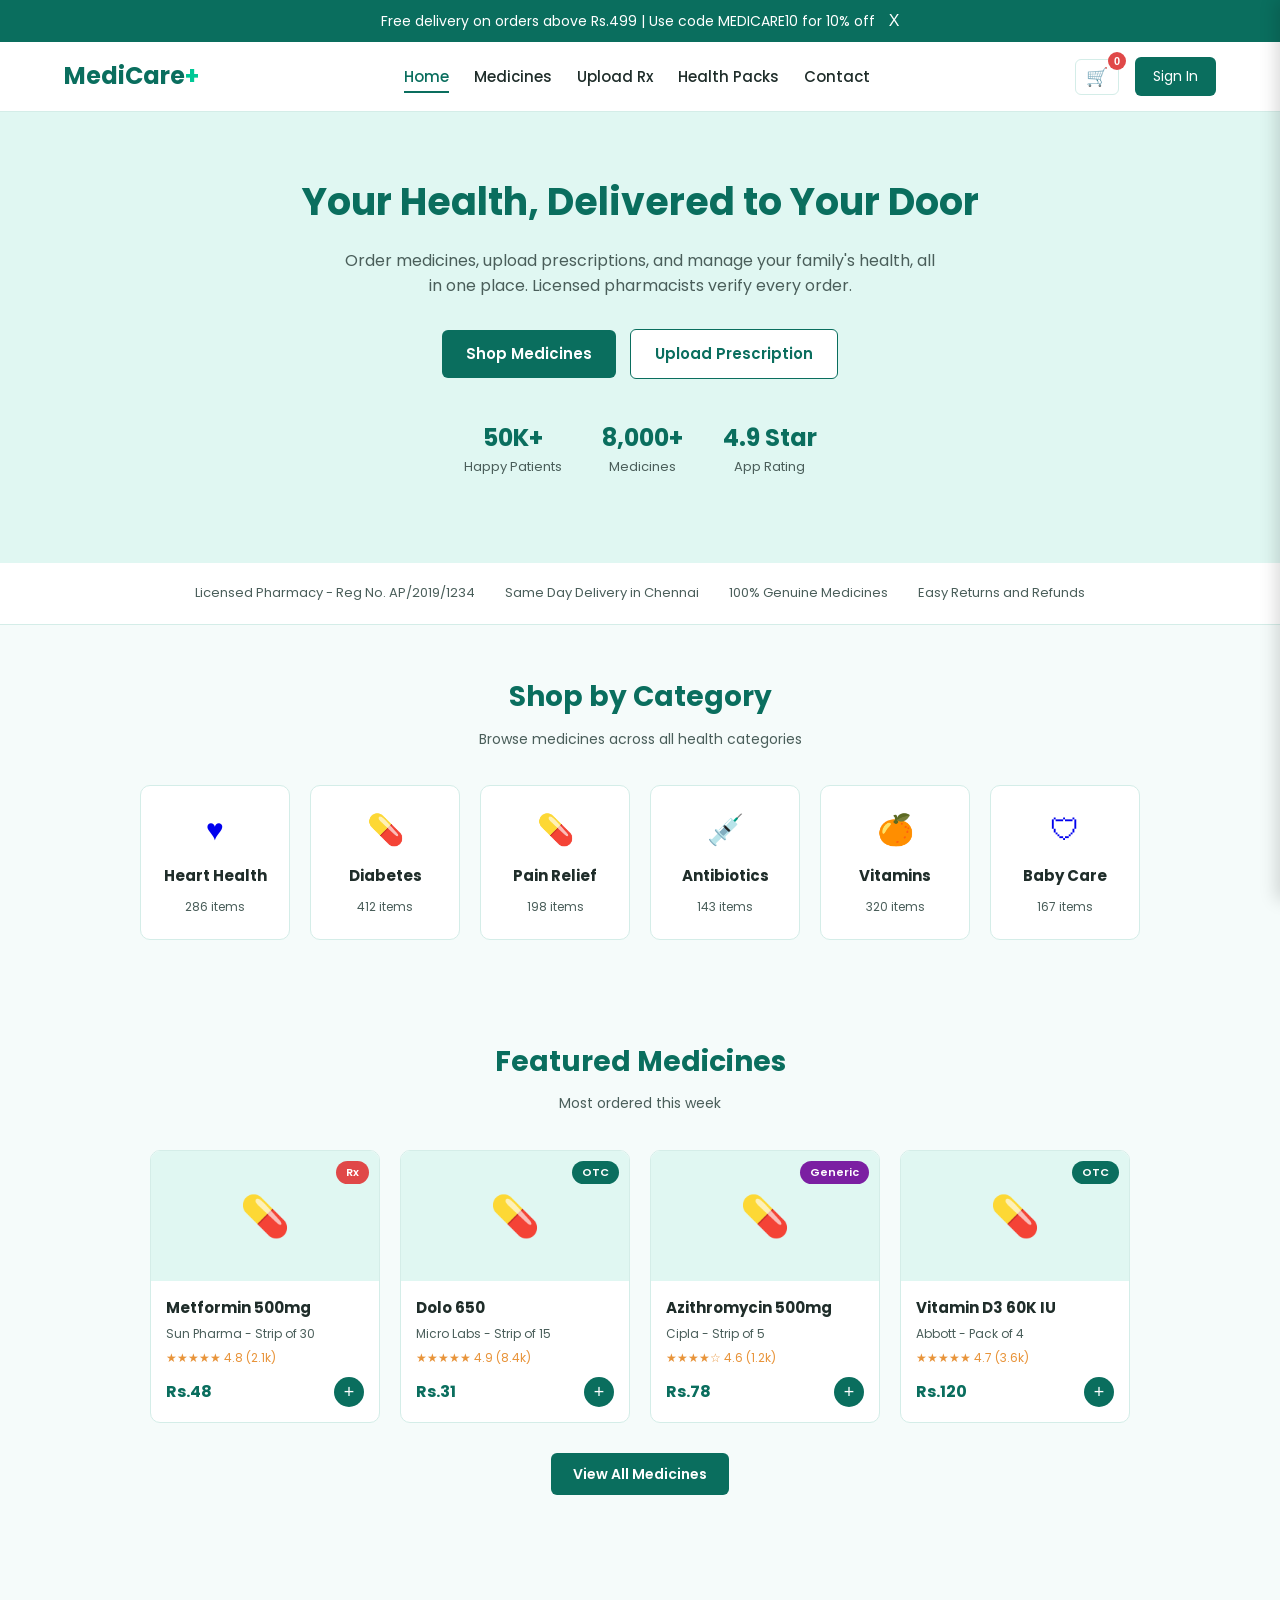
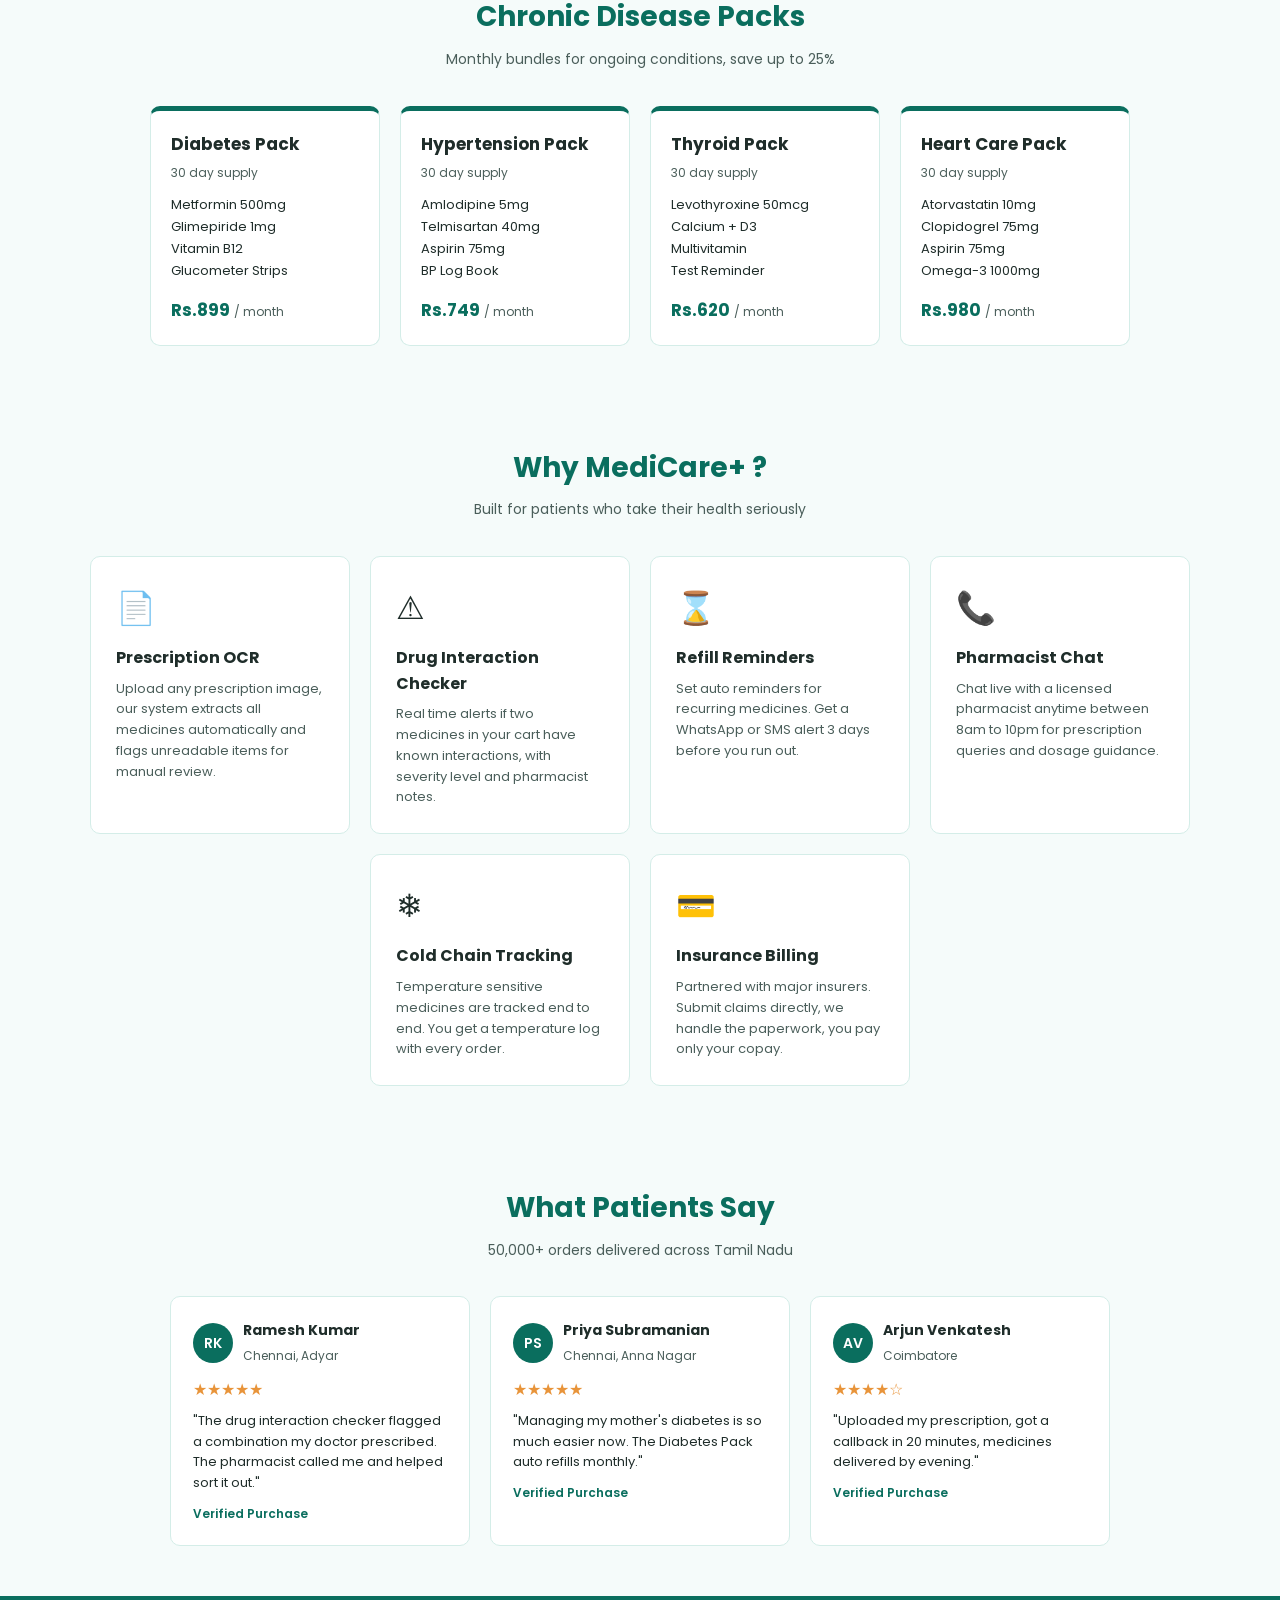
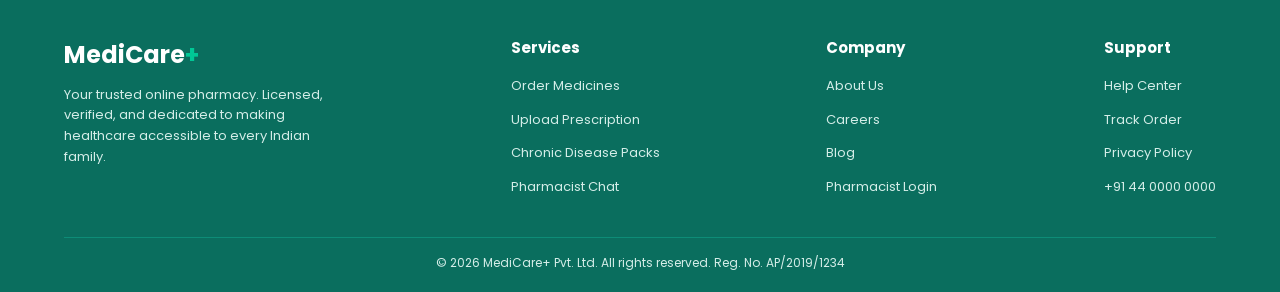
<file: index.html>
<!DOCTYPE html>
<html lang="en">
<head>
<meta charset="UTF-8">
<meta name="viewport" content="width=device-width, initial-scale=1.0">
<title>MediCare+ | Online Pharmacy</title>

<link href="https://fonts.googleapis.com/css2?family=Poppins:wght@400;500;600;700&display=swap" rel="stylesheet">
<link rel="stylesheet" href="css/style.css">
</head>
<body>

  <!-- ============ TOP BANNER ============ -->
  <div class="top-banner">
    Free delivery on orders above Rs.499 | Use code MEDICARE10 for 10% off
    <button onclick="document.querySelector('.top-banner').style.display='none'">X</button>
  </div>

  <!-- ============ NAVBAR ============ -->
  <nav class="navbar">
    <div class="logo">MediCare<span>+</span></div>

    <ul class="nav-links">
      <li><a href="home.html" class="active">Home</a></li>
      <li><a href="medicines.html">Medicines</a></li>
      <li><a href="Uploadrx.html">Upload Rx</a></li>
      <li><a href="#packs">Health Packs</a></li>
      <li><a href="#contact">Contact</a></li>
    </ul>

    <div class="nav-right">
      <button class="cart-btn" id="cartToggle" aria-label="Open cart">
        &#128722;<span class="cart-count" id="cartCount">0</span>
      </button>
      <a href="#">Sign In</a>
      <button class="nav-toggle" id="navToggle" aria-label="Open menu">&#9776;</button>
    </div>
  </nav>

  <!-- ============ HERO ============ -->
  <div class="hero">
    <h1>Your Health, Delivered to Your Door</h1>
    <p>Order medicines, upload prescriptions, and manage your family's health, all in one place. Licensed pharmacists verify every order.</p>
    <div class="hero-buttons">
      <a href="medicines.html" class="btn-primary">Shop Medicines</a>
      <a href="Uploadrx.html" class="btn-secondary">Upload Prescription</a>
    </div>
    <div class="hero-stats">
      <div>
        <h3>50K+</h3>
        <p>Happy Patients</p>
      </div>
      <div>
        <h3>8,000+</h3>
        <p>Medicines</p>
      </div>
      <div>
        <h3>4.9 Star</h3>
        <p>App Rating</p>
      </div>
    </div>
  </div>

  <!-- ============ TRUST BAR ============ -->
  <div class="trust-bar">
    <p>Licensed Pharmacy - Reg No. AP/2019/1234</p>
    <p>Same Day Delivery in Chennai</p>
    <p>100% Genuine Medicines</p>
    <p>Easy Returns and Refunds</p>
  </div>

  <!-- ============ SHOP BY CATEGORY ============ -->
  <div class="section">
    <div class="section-title">
      <h2>Shop by Category</h2>
      <p>Browse medicines across all health categories</p>
    </div>
    <div class="category-row">
      <a href="medicines.html" class="category-card">
        <div class="category-icon">&#9829;</div>
        <h4>Heart Health</h4>
        <span>286 items</span>
      </a>
      <a href="medicines.html" class="category-card">
        <div class="category-icon">&#128138;</div>
        <h4>Diabetes</h4>
        <span>412 items</span>
      </a>
      <a href="medicines.html" class="category-card">
        <div class="category-icon">&#128138;</div>
        <h4>Pain Relief</h4>
        <span>198 items</span>
      </a>
      <a href="medicines.html" class="category-card">
        <div class="category-icon">&#128137;</div>
        <h4>Antibiotics</h4>
        <span>143 items</span>
      </a>
      <a href="medicines.html" class="category-card">
        <div class="category-icon">&#127818;</div>
        <h4>Vitamins</h4>
        <span>320 items</span>
      </a>
      <a href="medicines.html" class="category-card">
        <div class="category-icon">&#128737;</div>
        <h4>Baby Care</h4>
        <span>167 items</span>
      </a>
    </div>
  </div>

  <!-- ============ FEATURED MEDICINES (preview only, full catalog is on medicines.html) ============ -->
  <div class="section">
    <div class="section-title">
      <h2>Featured Medicines</h2>
      <p>Most ordered this week</p>
    </div>
    <div class="product-row">

      <div class="product-card" data-name="Metformin 500mg" data-category="prescription diabetic">
        <div class="product-img">
          &#128138;
          <span class="product-badge badge-rx">Rx</span>
        </div>
        <div class="product-info">
          <h4>Metformin 500mg</h4>
          <div class="mfr">Sun Pharma - Strip of 30</div>
          <div class="rating">&#9733;&#9733;&#9733;&#9733;&#9733; 4.8 (2.1k)</div>
          <div class="product-footer">
            <div class="product-price">Rs.48</div>
            <button class="add-btn" data-name="Metformin 500mg" data-price="48">+</button>
          </div>
        </div>
      </div>

      <div class="product-card" data-name="Dolo 650" data-category="otc">
        <div class="product-img">
          &#128138;
          <span class="product-badge badge-otc">OTC</span>
        </div>
        <div class="product-info">
          <h4>Dolo 650</h4>
          <div class="mfr">Micro Labs - Strip of 15</div>
          <div class="rating">&#9733;&#9733;&#9733;&#9733;&#9733; 4.9 (8.4k)</div>
          <div class="product-footer">
            <div class="product-price">Rs.31</div>
            <button class="add-btn" data-name="Dolo 650" data-price="31">+</button>
          </div>
        </div>
      </div>

      <div class="product-card" data-name="Azithromycin 500mg" data-category="generic prescription">
        <div class="product-img">
          &#128138;
          <span class="product-badge badge-generic">Generic</span>
        </div>
        <div class="product-info">
          <h4>Azithromycin 500mg</h4>
          <div class="mfr">Cipla - Strip of 5</div>
          <div class="rating">&#9733;&#9733;&#9733;&#9733;&#9734; 4.6 (1.2k)</div>
          <div class="product-footer">
            <div class="product-price">Rs.78</div>
            <button class="add-btn" data-name="Azithromycin 500mg" data-price="78">+</button>
          </div>
        </div>
      </div>

      <div class="product-card" data-name="Vitamin D3 60K IU" data-category="otc vitamins">
        <div class="product-img">
          &#128138;
          <span class="product-badge badge-otc">OTC</span>
        </div>
        <div class="product-info">
          <h4>Vitamin D3 60K IU</h4>
          <div class="mfr">Abbott - Pack of 4</div>
          <div class="rating">&#9733;&#9733;&#9733;&#9733;&#9733; 4.7 (3.6k)</div>
          <div class="product-footer">
            <div class="product-price">Rs.120</div>
            <button class="add-btn" data-name="Vitamin D3 60K IU" data-price="120">+</button>
          </div>
        </div>
      </div>

    </div>
    <div class="view-all-wrap">
      <a href="medicines.html">View All Medicines</a>
    </div>
  </div>

  <!-- ============ CHRONIC DISEASE PACKS ============ -->
  <div class="section" id="packs">
    <div class="section-title">
      <h2>Chronic Disease Packs</h2>
      <p>Monthly bundles for ongoing conditions, save up to 25%</p>
    </div>
    <div class="pack-row">
      <div class="pack-card">
        <h3>Diabetes Pack</h3>
        <p>30 day supply</p>
        <div class="pack-items">
          Metformin 500mg<br>
          Glimepiride 1mg<br>
          Vitamin B12<br>
          Glucometer Strips
        </div>
        <div class="pack-price">Rs.899 <span>/ month</span></div>
      </div>

      <div class="pack-card">
        <h3>Hypertension Pack</h3>
        <p>30 day supply</p>
        <div class="pack-items">
          Amlodipine 5mg<br>
          Telmisartan 40mg<br>
          Aspirin 75mg<br>
          BP Log Book
        </div>
        <div class="pack-price">Rs.749 <span>/ month</span></div>
      </div>

      <div class="pack-card">
        <h3>Thyroid Pack</h3>
        <p>30 day supply</p>
        <div class="pack-items">
          Levothyroxine 50mcg<br>
          Calcium + D3<br>
          Multivitamin<br>
          Test Reminder
        </div>
        <div class="pack-price">Rs.620 <span>/ month</span></div>
      </div>

      <div class="pack-card">
        <h3>Heart Care Pack</h3>
        <p>30 day supply</p>
        <div class="pack-items">
          Atorvastatin 10mg<br>
          Clopidogrel 75mg<br>
          Aspirin 75mg<br>
          Omega-3 1000mg
        </div>
        <div class="pack-price">Rs.980 <span>/ month</span></div>
      </div>
    </div>
  </div>

  <!-- ============ FEATURES ============ -->
  <div class="section" id="features">
    <div class="section-title">
      <h2>Why MediCare+ ?</h2>
      <p>Built for patients who take their health seriously</p>
    </div>
    <div class="feature-row">
      <div class="feature-card">
        <div class="feature-icon">&#128196;</div>
        <h3>Prescription OCR</h3>
        <p>Upload any prescription image, our system extracts all medicines automatically and flags unreadable items for manual review.</p>
      </div>
      <div class="feature-card">
        <div class="feature-icon">&#9888;</div>
        <h3>Drug Interaction Checker</h3>
        <p>Real time alerts if two medicines in your cart have known interactions, with severity level and pharmacist notes.</p>
      </div>
      <div class="feature-card">
        <div class="feature-icon">&#8987;</div>
        <h3>Refill Reminders</h3>
        <p>Set auto reminders for recurring medicines. Get a WhatsApp or SMS alert 3 days before you run out.</p>
      </div>
      <div class="feature-card">
        <div class="feature-icon">&#128222;</div>
        <h3>Pharmacist Chat</h3>
        <p>Chat live with a licensed pharmacist anytime between 8am to 10pm for prescription queries and dosage guidance.</p>
      </div>
      <div class="feature-card">
        <div class="feature-icon">&#10052;</div>
        <h3>Cold Chain Tracking</h3>
        <p>Temperature sensitive medicines are tracked end to end. You get a temperature log with every order.</p>
      </div>
      <div class="feature-card">
        <div class="feature-icon">&#128179;</div>
        <h3>Insurance Billing</h3>
        <p>Partnered with major insurers. Submit claims directly, we handle the paperwork, you pay only your copay.</p>
      </div>
    </div>
  </div>

  <!-- ============ TESTIMONIALS ============ -->
  <div class="section">
    <div class="section-title">
      <h2>What Patients Say</h2>
      <p>50,000+ orders delivered across Tamil Nadu</p>
    </div>
    <div class="testimonial-row">
      <div class="testimonial-card">
        <div class="testi-header">
          <div class="avatar">RK</div>
          <div>
            <h4>Ramesh Kumar</h4>
            <span>Chennai, Adyar</span>
          </div>
        </div>
        <div class="testi-stars">&#9733;&#9733;&#9733;&#9733;&#9733;</div>
        <p class="testi-text">"The drug interaction checker flagged a combination my doctor prescribed. The pharmacist called me and helped sort it out."</p>
        <div class="verified">Verified Purchase</div>
      </div>

      <div class="testimonial-card">
        <div class="testi-header">
          <div class="avatar">PS</div>
          <div>
            <h4>Priya Subramanian</h4>
            <span>Chennai, Anna Nagar</span>
          </div>
        </div>
        <div class="testi-stars">&#9733;&#9733;&#9733;&#9733;&#9733;</div>
        <p class="testi-text">"Managing my mother's diabetes is so much easier now. The Diabetes Pack auto refills monthly."</p>
        <div class="verified">Verified Purchase</div>
      </div>

      <div class="testimonial-card">
        <div class="testi-header">
          <div class="avatar">AV</div>
          <div>
            <h4>Arjun Venkatesh</h4>
            <span>Coimbatore</span>
          </div>
        </div>
        <div class="testi-stars">&#9733;&#9733;&#9733;&#9733;&#9734;</div>
        <p class="testi-text">"Uploaded my prescription, got a callback in 20 minutes, medicines delivered by evening."</p>
        <div class="verified">Verified Purchase</div>
      </div>
    </div>
  </div>

  <!-- ============ FOOTER ============ -->
  <footer id="contact">
    <div class="footer-row">
      <div class="footer-col footer-brand">
        <div class="logo" style="color:#ffffff;">MediCare<span style="color:#00c896;">+</span></div>
        <p>Your trusted online pharmacy. Licensed, verified, and dedicated to making healthcare accessible to every Indian family.</p>
      </div>
      <div class="footer-col">
        <h4>Services</h4>
        <ul>
          <li><a href="medicines.html">Order Medicines</a></li>
          <li><a href="Uploadrx.html">Upload Prescription</a></li>
          <li><a href="home.html#packs">Chronic Disease Packs</a></li>
          <li><a href="home.html#features">Pharmacist Chat</a></li>
        </ul>
      </div>
      <div class="footer-col">
        <h4>Company</h4>
        <ul>
          <li><a href="#">About Us</a></li>
          <li><a href="#">Careers</a></li>
          <li><a href="#">Blog</a></li>
          <li><a href="#">Pharmacist Login</a></li>
        </ul>
      </div>
      <div class="footer-col">
        <h4>Support</h4>
        <ul>
          <li><a href="#">Help Center</a></li>
          <li><a href="#">Track Order</a></li>
          <li><a href="#">Privacy Policy</a></li>
          <li><a href="tel:+914400000000">+91 44 0000 0000</a></li>
        </ul>
      </div>
    </div>
    <div class="footer-bottom">
      <p>&copy; 2026 MediCare+ Pvt. Ltd. All rights reserved. Reg. No. AP/2019/1234</p>
    </div>
  </footer>

  <!-- ============ CART DRAWER (shared on every page) ============ -->
  <div class="cart-overlay" id="cartOverlay"></div>
  <aside class="cart-drawer" id="cartDrawer">
    <div class="cart-drawer-header">
      <h3>Your Cart</h3>
      <button class="cart-close" id="cartClose">&times;</button>
    </div>
    <div class="cart-items" id="cartItems"></div>
    <div class="cart-footer">
      <div class="cart-total">
        <span>Total</span>
        <span id="cartTotal">Rs.0</span>
      </div>
      <button class="checkout-btn" id="checkoutBtn">Proceed to Checkout</button>
    </div>
  </aside>

  <div class="toast" id="toast"></div>

  <script src="js/script.js"></script>
</body>
</html>
</file>
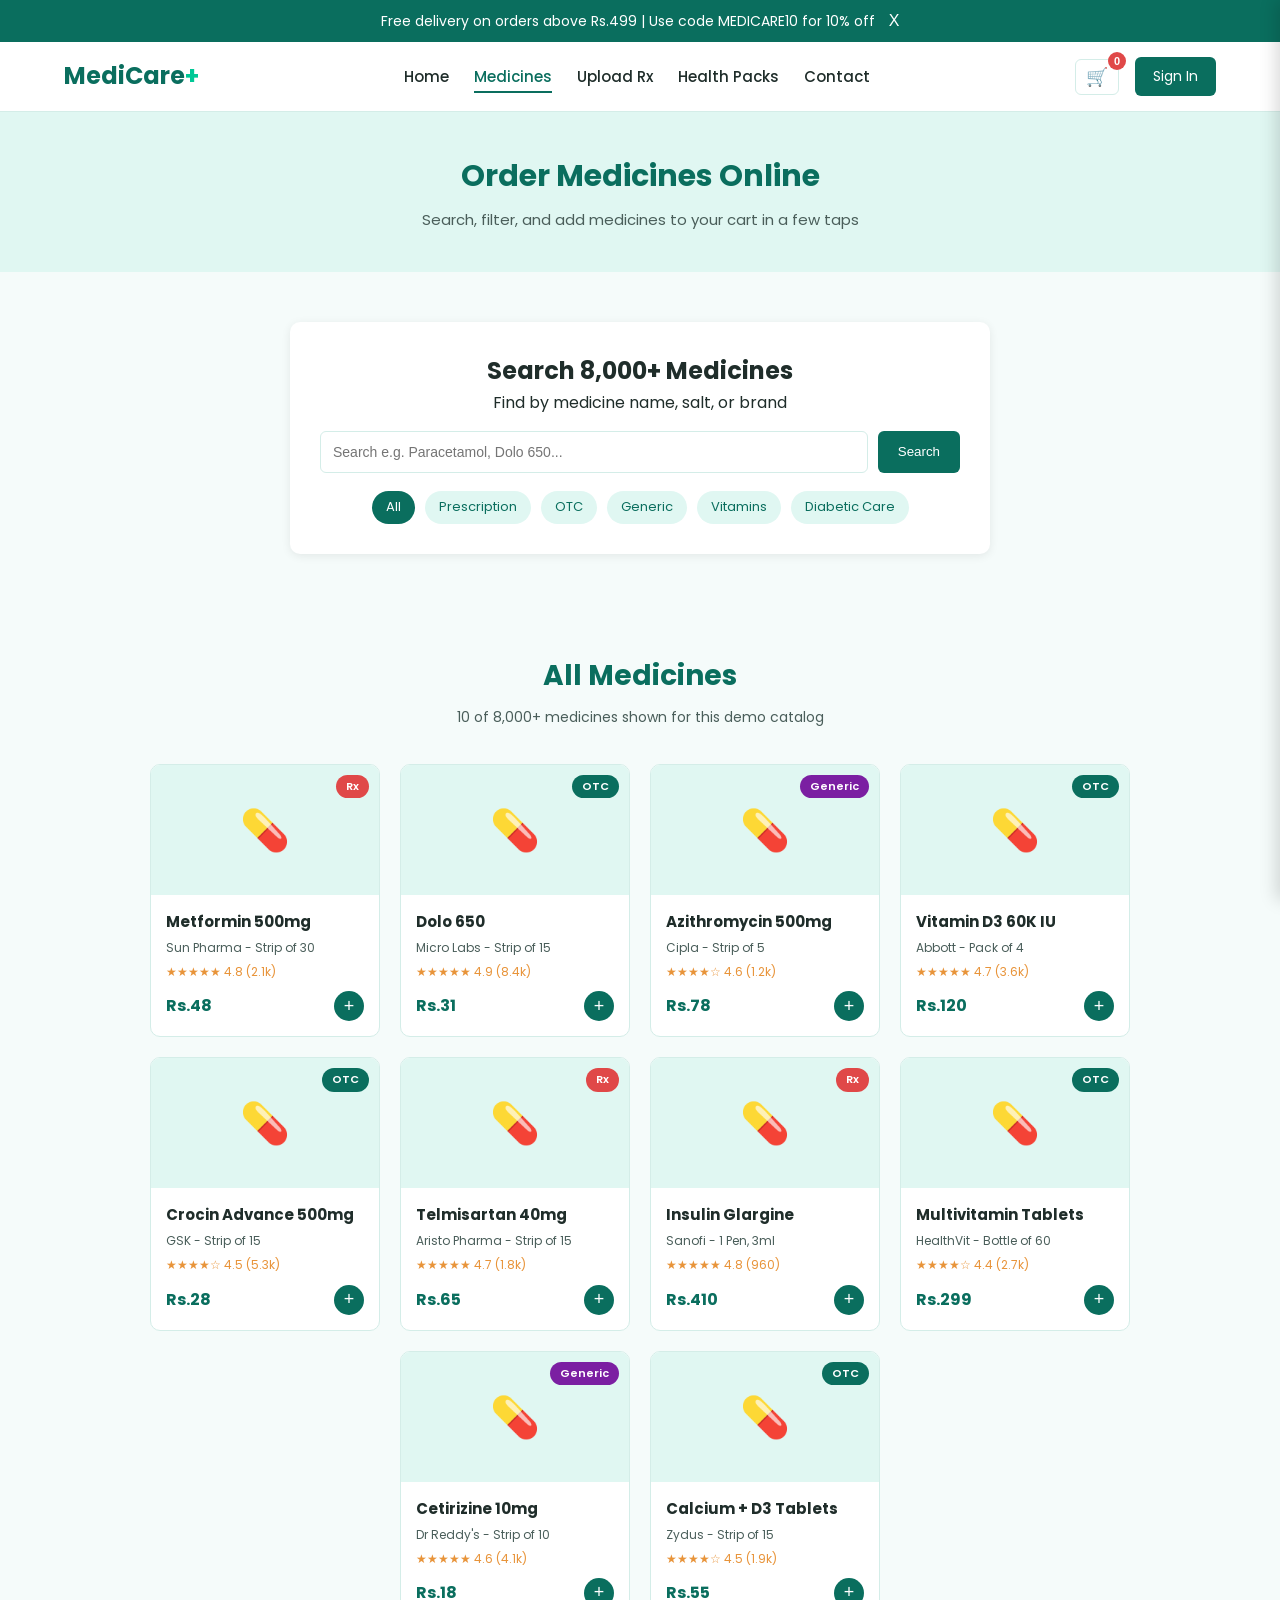
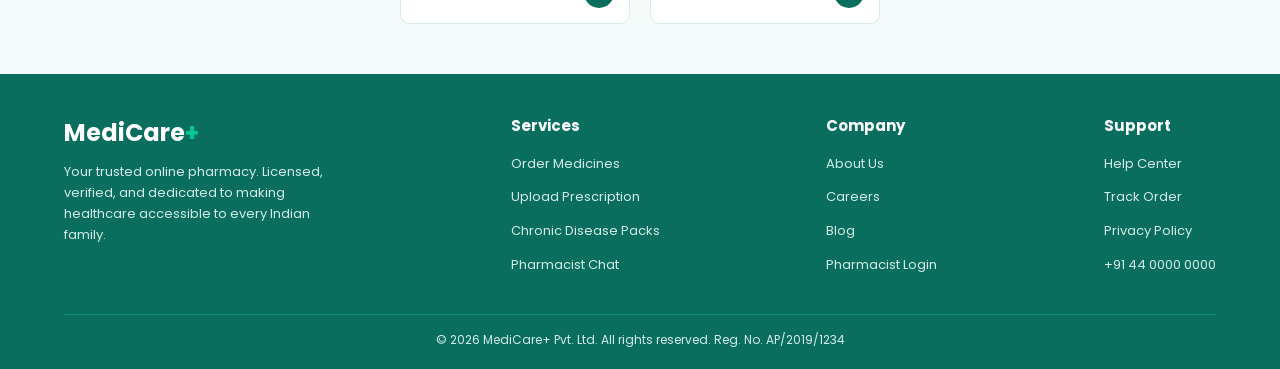
<file: medicines.html>
<!DOCTYPE html>
<html lang="en">
<head>
<meta charset="UTF-8">
<meta name="viewport" content="width=device-width, initial-scale=1.0">
<title>Medicines | MediCare+</title>

<link href="https://fonts.googleapis.com/css2?family=Poppins:wght@400;500;600;700&display=swap" rel="stylesheet">
<link rel="stylesheet" href="css/style.css">
</head>
<body>

  <!-- ============ TOP BANNER ============ -->
  <div class="top-banner">
    Free delivery on orders above Rs.499 | Use code MEDICARE10 for 10% off
    <button onclick="document.querySelector('.top-banner').style.display='none'">X</button>
  </div>

  <!-- ============ NAVBAR ============ -->
  <nav class="navbar">
    <div class="logo">MediCare<span>+</span></div>

    <ul class="nav-links">
      <li><a href="home.html">Home</a></li>
      <li><a href="medicines.html" class="active">Medicines</a></li>
      <li><a href="Uploadrx.html">Upload Rx</a></li>
      <li><a href="home.html#packs">Health Packs</a></li>
      <li><a href="home.html#contact">Contact</a></li>
    </ul>

    <div class="nav-right">
      <button class="cart-btn" id="cartToggle" aria-label="Open cart">
        &#128722;<span class="cart-count" id="cartCount">0</span>
      </button>
      <a href="#">Sign In</a>
      <button class="nav-toggle" id="navToggle" aria-label="Open menu">&#9776;</button>
    </div>
  </nav>

  <!-- ============ PAGE HEADER ============ -->
  <div class="page-header">
    <h1>Order Medicines Online</h1>
    <p>Search, filter, and add medicines to your cart in a few taps</p>
  </div>

  <!-- ============ SEARCH + FILTERS ============ -->
  <div class="section">
    <div class="search-box">
      <h2>Search 8,000+ Medicines</h2>
      <p>Find by medicine name, salt, or brand</p>
      <div class="search-row">
        <input type="text" id="searchInput" placeholder="Search e.g. Paracetamol, Dolo 650...">
        <button id="searchBtn">Search</button>
      </div>
      <div class="filter-tags">
        <div class="tag active" data-category="all">All</div>
        <div class="tag" data-category="prescription">Prescription</div>
        <div class="tag" data-category="otc">OTC</div>
        <div class="tag" data-category="generic">Generic</div>
        <div class="tag" data-category="vitamins">Vitamins</div>
        <div class="tag" data-category="diabetic">Diabetic Care</div>
      </div>
    </div>
  </div>

  <!-- ============ FULL MEDICINE CATALOG ============ -->
  <div class="section">
    <div class="section-title">
      <h2>All Medicines</h2>
      <p>10 of 8,000+ medicines shown for this demo catalog</p>
    </div>

    <div class="product-row">

      <div class="product-card" data-name="Metformin 500mg" data-category="prescription diabetic">
        <div class="product-img">
          &#128138;
          <span class="product-badge badge-rx">Rx</span>
        </div>
        <div class="product-info">
          <h4>Metformin 500mg</h4>
          <div class="mfr">Sun Pharma - Strip of 30</div>
          <div class="rating">&#9733;&#9733;&#9733;&#9733;&#9733; 4.8 (2.1k)</div>
          <div class="product-footer">
            <div class="product-price">Rs.48</div>
            <button class="add-btn" data-name="Metformin 500mg" data-price="48">+</button>
          </div>
        </div>
      </div>

      <div class="product-card" data-name="Dolo 650" data-category="otc">
        <div class="product-img">
          &#128138;
          <span class="product-badge badge-otc">OTC</span>
        </div>
        <div class="product-info">
          <h4>Dolo 650</h4>
          <div class="mfr">Micro Labs - Strip of 15</div>
          <div class="rating">&#9733;&#9733;&#9733;&#9733;&#9733; 4.9 (8.4k)</div>
          <div class="product-footer">
            <div class="product-price">Rs.31</div>
            <button class="add-btn" data-name="Dolo 650" data-price="31">+</button>
          </div>
        </div>
      </div>

      <div class="product-card" data-name="Azithromycin 500mg" data-category="generic prescription">
        <div class="product-img">
          &#128138;
          <span class="product-badge badge-generic">Generic</span>
        </div>
        <div class="product-info">
          <h4>Azithromycin 500mg</h4>
          <div class="mfr">Cipla - Strip of 5</div>
          <div class="rating">&#9733;&#9733;&#9733;&#9733;&#9734; 4.6 (1.2k)</div>
          <div class="product-footer">
            <div class="product-price">Rs.78</div>
            <button class="add-btn" data-name="Azithromycin 500mg" data-price="78">+</button>
          </div>
        </div>
      </div>

      <div class="product-card" data-name="Vitamin D3 60K IU" data-category="otc vitamins">
        <div class="product-img">
          &#128138;
          <span class="product-badge badge-otc">OTC</span>
        </div>
        <div class="product-info">
          <h4>Vitamin D3 60K IU</h4>
          <div class="mfr">Abbott - Pack of 4</div>
          <div class="rating">&#9733;&#9733;&#9733;&#9733;&#9733; 4.7 (3.6k)</div>
          <div class="product-footer">
            <div class="product-price">Rs.120</div>
            <button class="add-btn" data-name="Vitamin D3 60K IU" data-price="120">+</button>
          </div>
        </div>
      </div>

      <div class="product-card" data-name="Crocin Advance 500mg" data-category="otc">
        <div class="product-img">
          &#128138;
          <span class="product-badge badge-otc">OTC</span>
        </div>
        <div class="product-info">
          <h4>Crocin Advance 500mg</h4>
          <div class="mfr">GSK - Strip of 15</div>
          <div class="rating">&#9733;&#9733;&#9733;&#9733;&#9734; 4.5 (5.3k)</div>
          <div class="product-footer">
            <div class="product-price">Rs.28</div>
            <button class="add-btn" data-name="Crocin Advance 500mg" data-price="28">+</button>
          </div>
        </div>
      </div>

      <div class="product-card" data-name="Telmisartan 40mg" data-category="prescription">
        <div class="product-img">
          &#128138;
          <span class="product-badge badge-rx">Rx</span>
        </div>
        <div class="product-info">
          <h4>Telmisartan 40mg</h4>
          <div class="mfr">Aristo Pharma - Strip of 15</div>
          <div class="rating">&#9733;&#9733;&#9733;&#9733;&#9733; 4.7 (1.8k)</div>
          <div class="product-footer">
            <div class="product-price">Rs.65</div>
            <button class="add-btn" data-name="Telmisartan 40mg" data-price="65">+</button>
          </div>
        </div>
      </div>

      <div class="product-card" data-name="Insulin Glargine" data-category="prescription diabetic">
        <div class="product-img">
          &#128138;
          <span class="product-badge badge-rx">Rx</span>
        </div>
        <div class="product-info">
          <h4>Insulin Glargine</h4>
          <div class="mfr">Sanofi - 1 Pen, 3ml</div>
          <div class="rating">&#9733;&#9733;&#9733;&#9733;&#9733; 4.8 (960)</div>
          <div class="product-footer">
            <div class="product-price">Rs.410</div>
            <button class="add-btn" data-name="Insulin Glargine" data-price="410">+</button>
          </div>
        </div>
      </div>

      <div class="product-card" data-name="Multivitamin Tablets" data-category="otc vitamins">
        <div class="product-img">
          &#128138;
          <span class="product-badge badge-otc">OTC</span>
        </div>
        <div class="product-info">
          <h4>Multivitamin Tablets</h4>
          <div class="mfr">HealthVit - Bottle of 60</div>
          <div class="rating">&#9733;&#9733;&#9733;&#9733;&#9734; 4.4 (2.7k)</div>
          <div class="product-footer">
            <div class="product-price">Rs.299</div>
            <button class="add-btn" data-name="Multivitamin Tablets" data-price="299">+</button>
          </div>
        </div>
      </div>

      <div class="product-card" data-name="Cetirizine 10mg" data-category="generic otc">
        <div class="product-img">
          &#128138;
          <span class="product-badge badge-generic">Generic</span>
        </div>
        <div class="product-info">
          <h4>Cetirizine 10mg</h4>
          <div class="mfr">Dr Reddy's - Strip of 10</div>
          <div class="rating">&#9733;&#9733;&#9733;&#9733;&#9733; 4.6 (4.1k)</div>
          <div class="product-footer">
            <div class="product-price">Rs.18</div>
            <button class="add-btn" data-name="Cetirizine 10mg" data-price="18">+</button>
          </div>
        </div>
      </div>

      <div class="product-card" data-name="Calcium + D3 Tablets" data-category="otc vitamins">
        <div class="product-img">
          &#128138;
          <span class="product-badge badge-otc">OTC</span>
        </div>
        <div class="product-info">
          <h4>Calcium + D3 Tablets</h4>
          <div class="mfr">Zydus - Strip of 15</div>
          <div class="rating">&#9733;&#9733;&#9733;&#9733;&#9734; 4.5 (1.9k)</div>
          <div class="product-footer">
            <div class="product-price">Rs.55</div>
            <button class="add-btn" data-name="Calcium + D3 Tablets" data-price="55">+</button>
          </div>
        </div>
      </div>

    </div>

    <p class="no-results" id="noResults">No medicines match your search. Try a different name or filter.</p>
  </div>

  <!-- ============ FOOTER ============ -->
  <footer id="contact">
    <div class="footer-row">
      <div class="footer-col footer-brand">
        <div class="logo" style="color:#ffffff;">MediCare<span style="color:#00c896;">+</span></div>
        <p>Your trusted online pharmacy. Licensed, verified, and dedicated to making healthcare accessible to every Indian family.</p>
      </div>
      <div class="footer-col">
        <h4>Services</h4>
        <ul>
          <li><a href="medicines.html">Order Medicines</a></li>
          <li><a href="Uploadrx.html">Upload Prescription</a></li>
          <li><a href="home.html#packs">Chronic Disease Packs</a></li>
          <li><a href="home.html#features">Pharmacist Chat</a></li>
        </ul>
      </div>
      <div class="footer-col">
        <h4>Company</h4>
        <ul>
          <li><a href="#">About Us</a></li>
          <li><a href="#">Careers</a></li>
          <li><a href="#">Blog</a></li>
          <li><a href="#">Pharmacist Login</a></li>
        </ul>
      </div>
      <div class="footer-col">
        <h4>Support</h4>
        <ul>
          <li><a href="#">Help Center</a></li>
          <li><a href="#">Track Order</a></li>
          <li><a href="#">Privacy Policy</a></li>
          <li><a href="tel:+914400000000">+91 44 0000 0000</a></li>
        </ul>
      </div>
    </div>
    <div class="footer-bottom">
      <p>&copy; 2026 MediCare+ Pvt. Ltd. All rights reserved. Reg. No. AP/2019/1234</p>
    </div>
  </footer>

  <!-- ============ CART DRAWER (shared on every page) ============ -->
  <div class="cart-overlay" id="cartOverlay"></div>
  <aside class="cart-drawer" id="cartDrawer">
    <div class="cart-drawer-header">
      <h3>Your Cart</h3>
      <button class="cart-close" id="cartClose">&times;</button>
    </div>
    <div class="cart-items" id="cartItems"></div>
    <div class="cart-footer">
      <div class="cart-total">
        <span>Total</span>
        <span id="cartTotal">Rs.0</span>
      </div>
      <button class="checkout-btn" id="checkoutBtn">Proceed to Checkout</button>
    </div>
  </aside>

  <div class="toast" id="toast"></div>

  <script src="js/script.js"></script>
</body>
</html>
</file>
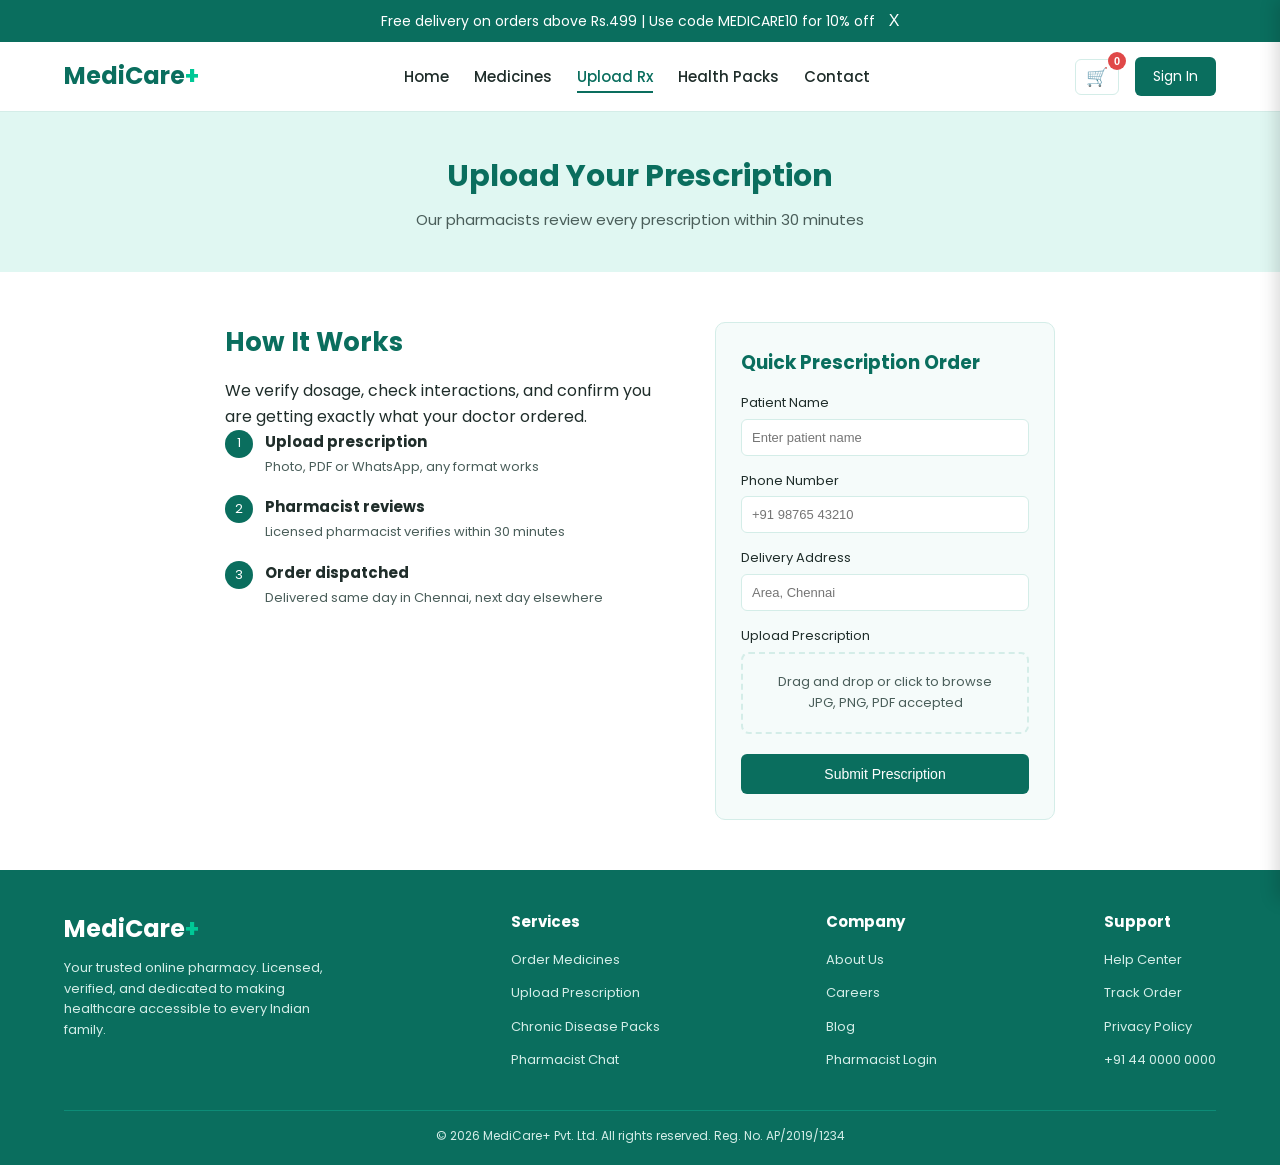
<file: Uploadrx.html>
<!DOCTYPE html>
<html lang="en">
<head>
<meta charset="UTF-8">
<meta name="viewport" content="width=device-width, initial-scale=1.0">
<title>Upload Prescription | MediCare+</title>

<link href="https://fonts.googleapis.com/css2?family=Poppins:wght@400;500;600;700&display=swap" rel="stylesheet">
<link rel="stylesheet" href="css/style.css">
</head>
<body>

  <!-- ============ TOP BANNER ============ -->
  <div class="top-banner">
    Free delivery on orders above Rs.499 | Use code MEDICARE10 for 10% off
    <button onclick="document.querySelector('.top-banner').style.display='none'">X</button>
  </div>

  <!-- ============ NAVBAR ============ -->
  <nav class="navbar">
    <div class="logo">MediCare<span>+</span></div>

    <ul class="nav-links">
      <li><a href="home.html">Home</a></li>
      <li><a href="medicines.html">Medicines</a></li>
      <li><a href="Uploadrx.html" class="active">Upload Rx</a></li>
      <li><a href="home.html#packs">Health Packs</a></li>
      <li><a href="home.html#contact">Contact</a></li>
    </ul>

    <div class="nav-right">
      <button class="cart-btn" id="cartToggle" aria-label="Open cart">
        &#128722;<span class="cart-count" id="cartCount">0</span>
      </button>
      <a href="#">Sign In</a>
      <button class="nav-toggle" id="navToggle" aria-label="Open menu">&#9776;</button>
    </div>
  </nav>

  <!-- ============ PAGE HEADER ============ -->
  <div class="page-header">
    <h1>Upload Your Prescription</h1>
    <p>Our pharmacists review every prescription within 30 minutes</p>
  </div>

  <!-- ============ PRESCRIPTION UPLOAD SECTION ============ -->
  <div class="rx-section" id="prescription">
    <div class="rx-text">
      <h2>How It Works</h2>
      <p>We verify dosage, check interactions, and confirm you are getting exactly what your doctor ordered.</p>

      <div class="rx-step">
        <div class="step-num">1</div>
        <div>
          <h4>Upload prescription</h4>
          <p>Photo, PDF or WhatsApp, any format works</p>
        </div>
      </div>

      <div class="rx-step">
        <div class="step-num">2</div>
        <div>
          <h4>Pharmacist reviews</h4>
          <p>Licensed pharmacist verifies within 30 minutes</p>
        </div>
      </div>

      <div class="rx-step">
        <div class="step-num">3</div>
        <div>
          <h4>Order dispatched</h4>
          <p>Delivered same day in Chennai, next day elsewhere</p>
        </div>
      </div>
    </div>

    <div class="rx-form">
      <h3>Quick Prescription Order</h3>

      <!-- The form below is front-end only: there is no server in this
           student project, so "Submit" simply validates the fields and
           shows an on-page confirmation card. -->
      <form id="rxForm" novalidate>
        <div class="form-group">
          <label for="rxName">Patient Name</label>
          <input type="text" id="rxName" placeholder="Enter patient name">
          <span class="field-error" id="rxNameError">Please enter the patient's name.</span>
        </div>

        <div class="form-group">
          <label for="rxPhone">Phone Number</label>
          <input type="tel" id="rxPhone" placeholder="+91 98765 43210">
          <span class="field-error" id="rxPhoneError">Please enter a contact number.</span>
        </div>

        <div class="form-group">
          <label for="rxAddress">Delivery Address</label>
          <input type="text" id="rxAddress" placeholder="Area, Chennai">
          <span class="field-error" id="rxAddressError">Please enter a delivery address.</span>
        </div>

        <div class="form-group">
          <label for="rxFile">Upload Prescription</label>
          <div class="upload-box" id="uploadBox">
            Drag and drop or click to browse<br>JPG, PNG, PDF accepted
          </div>
          <input type="file" id="rxFile" accept=".jpg,.jpeg,.png,.pdf" style="display:none;">
          <span class="field-error" id="rxFileError">Please attach your prescription file.</span>
        </div>

        <button type="submit" class="submit-btn">Submit Prescription</button>
      </form>

      <!-- Confirmation shown after a successful submit -->
      <div class="rx-success" id="rxSuccess">
        <div class="success-icon">&#9989;</div>
        <h3>Prescription Received</h3>
        <p>Order ID: <span class="order-id" id="orderId"></span></p>
        <p>A licensed pharmacist will call you within 30 minutes to confirm your order.</p>
      </div>
    </div>
  </div>

  <!-- ============ FOOTER ============ -->
  <footer id="contact">
    <div class="footer-row">
      <div class="footer-col footer-brand">
        <div class="logo" style="color:#ffffff;">MediCare<span style="color:#00c896;">+</span></div>
        <p>Your trusted online pharmacy. Licensed, verified, and dedicated to making healthcare accessible to every Indian family.</p>
      </div>
      <div class="footer-col">
        <h4>Services</h4>
        <ul>
          <li><a href="medicines.html">Order Medicines</a></li>
          <li><a href="Uploadrx.html">Upload Prescription</a></li>
          <li><a href="home.html#packs">Chronic Disease Packs</a></li>
          <li><a href="home.html#features">Pharmacist Chat</a></li>
        </ul>
      </div>
      <div class="footer-col">
        <h4>Company</h4>
        <ul>
          <li><a href="#">About Us</a></li>
          <li><a href="#">Careers</a></li>
          <li><a href="#">Blog</a></li>
          <li><a href="#">Pharmacist Login</a></li>
        </ul>
      </div>
      <div class="footer-col">
        <h4>Support</h4>
        <ul>
          <li><a href="#">Help Center</a></li>
          <li><a href="#">Track Order</a></li>
          <li><a href="#">Privacy Policy</a></li>
          <li><a href="tel:+914400000000">+91 44 0000 0000</a></li>
        </ul>
      </div>
    </div>
    <div class="footer-bottom">
      <p>&copy; 2026 MediCare+ Pvt. Ltd. All rights reserved. Reg. No. AP/2019/1234</p>
    </div>
  </footer>

  <!-- ============ CART DRAWER (shared on every page) ============ -->
  <div class="cart-overlay" id="cartOverlay"></div>
  <aside class="cart-drawer" id="cartDrawer">
    <div class="cart-drawer-header">
      <h3>Your Cart</h3>
      <button class="cart-close" id="cartClose">&times;</button>
    </div>
    <div class="cart-items" id="cartItems"></div>
    <div class="cart-footer">
      <div class="cart-total">
        <span>Total</span>
        <span id="cartTotal">Rs.0</span>
      </div>
      <button class="checkout-btn" id="checkoutBtn">Proceed to Checkout</button>
    </div>
  </aside>

  <div class="toast" id="toast"></div>

  <script src="js/script.js"></script>
</body>
</html>
</file>
<file: css/style.css>
* {
  margin: 0;
  padding: 0;
  box-sizing: border-box;
}

:root {
  --color-primary: #0a6e5e;
  --color-primary-light: #00c896;
  --color-bg: #f5fbfa;
  --color-bg-light: #e0f7f2;
  --color-text: #1f2d2a;
  --color-text-muted: #4a5e5a;
  --color-border: #d4ede8;
  --color-white: #ffffff;
  --color-rx: #e04848;
  --color-generic: #7b1fa2;
  --color-rating: #e8943a;
  --radius: 10px;
}

body {
  font-family: 'Poppins', sans-serif;
  background-color: var(--color-bg);
  color: var(--color-text);
  line-height: 1.6;
}

a {
  text-decoration: none;
}

ul {
  list-style: none;
}

img {
  max-width: 100%;
  display: block;
}

/* ---------- 2. Top announcement banner ---------- */
.top-banner {
  background-color: var(--color-primary);
  color: var(--color-white);
  text-align: center;
  padding: 10px;
  font-size: 14px;
}

.top-banner button {
  background: none;
  border: none;
  color: var(--color-white);
  font-size: 16px;
  margin-left: 10px;
  cursor: pointer;
}

/* ---------- 3. Navbar ---------- */
.navbar {
  background-color: var(--color-white);
  padding: 15px 5%;
  display: flex;
  justify-content: space-between;
  align-items: center;
  border-bottom: 1px solid var(--color-border);
  position: relative;
}

.logo {
  font-size: 24px;
  font-weight: 700;
  color: var(--color-primary);
}

.logo span {
  color: var(--color-primary-light);
}

.nav-links {
  display: flex;
  gap: 25px;
}

.nav-links a {
  color: var(--color-text);
  font-size: 15px;
  font-weight: 500;
  padding-bottom: 4px;
  border-bottom: 2px solid transparent;
}

.nav-links a:hover {
  color: var(--color-primary);
}

/* Highlights whichever page the visitor is currently on */
.nav-links a.active {
  color: var(--color-primary);
  border-bottom: 2px solid var(--color-primary);
}

.nav-right {
  display: flex;
  align-items: center;
  gap: 16px;
}

.nav-right a {
  background-color: var(--color-primary);
  color: var(--color-white);
  padding: 8px 18px;
  border-radius: 6px;
  font-size: 14px;
}

/* Cart icon button shown in the navbar on every page */
.cart-btn {
  position: relative;
  background: none;
  border: 1px solid var(--color-border);
  border-radius: 6px;
  font-size: 18px;
  padding: 6px 10px;
  cursor: pointer;
}

.cart-count {
  position: absolute;
  top: -8px;
  right: -8px;
  background-color: var(--color-rx);
  color: var(--color-white);
  font-size: 11px;
  font-weight: 600;
  width: 18px;
  height: 18px;
  border-radius: 50%;
  display: flex;
  align-items: center;
  justify-content: center;
}

/* Hamburger menu button, only shown on small screens */
.nav-toggle {
  display: none;
  background: none;
  border: none;
  font-size: 24px;
  cursor: pointer;
  color: var(--color-primary);
}

/* ---------- 4. Page header (used by medicines.html / Uploadrx.html) ---------- */
.page-header {
  padding: 40px 5%;
  text-align: center;
  background-color: var(--color-bg-light);
}

.page-header h1 {
  font-size: 30px;
  color: var(--color-primary);
  margin-bottom: 8px;
}

.page-header p {
  font-size: 15px;
  color: var(--color-text-muted);
}

/* ---------- 5. Hero (home page) ---------- */
.hero {
  padding: 60px 5%;
  text-align: center;
  background-color: var(--color-bg-light);
}

.hero h1 {
  font-size: 38px;
  font-weight: 700;
  margin-bottom: 15px;
  color: var(--color-primary);
}

.hero p {
  font-size: 16px;
  color: var(--color-text-muted);
  max-width: 600px;
  margin: 0 auto 25px auto;
}

.hero-buttons a {
  display: inline-block;
  margin: 5px;
  padding: 12px 24px;
  border-radius: 6px;
  font-size: 15px;
  font-weight: 600;
}

.btn-primary {
  background-color: var(--color-primary);
  color: var(--color-white);
}

.btn-secondary {
  background-color: var(--color-white);
  color: var(--color-primary);
  border: 1px solid var(--color-primary);
}

.hero-stats {
  margin-top: 35px;
  display: flex;
  justify-content: center;
  gap: 40px;
}

.hero-stats div {
  text-align: center;
}

.hero-stats h3 {
  color: var(--color-primary);
  font-size: 24px;
}

.hero-stats p {
  font-size: 13px;
  color: var(--color-text-muted);
}

/* ---------- 6. Trust bar ---------- */
.trust-bar {
  background-color: var(--color-white);
  padding: 20px 5%;
  display: flex;
  flex-wrap: wrap;
  justify-content: center;
  gap: 30px;
  border-bottom: 1px solid var(--color-border);
}

.trust-bar p {
  font-size: 13px;
  color: var(--color-text-muted);
}

/* ---------- 7. Generic section / title ---------- */
.section {
  padding: 50px 5%;
}

.section-title {
  text-align: center;
  margin-bottom: 35px;
}

.section-title h2 {
  font-size: 28px;
  color: var(--color-primary);
  margin-bottom: 8px;
}

.section-title p {
  font-size: 14px;
  color: var(--color-text-muted);
}

.view-all-wrap {
  text-align: center;
  margin-top: 30px;
}

.view-all-wrap a {
  display: inline-block;
  padding: 10px 22px;
  border-radius: 6px;
  font-size: 14px;
  font-weight: 600;
  background-color: var(--color-primary);
  color: var(--color-white);
}

/* ---------- 8. Search box (medicines page) ---------- */
.search-box {
  background-color: var(--color-white);
  max-width: 700px;
  margin: 0 auto;
  padding: 30px;
  border-radius: var(--radius);
  box-shadow: 0px 2px 10px rgba(0, 0, 0, 0.08);
  text-align: center;
}

.search-row {
  display: flex;
  gap: 10px;
  margin-top: 15px;
}

.search-row input {
  flex: 1;
  padding: 12px;
  border: 1px solid var(--color-border);
  border-radius: 6px;
  font-size: 14px;
}

.search-row button {
  background-color: var(--color-primary);
  color: var(--color-white);
  border: none;
  padding: 12px 20px;
  border-radius: 6px;
  cursor: pointer;
}

.filter-tags {
  margin-top: 18px;
  display: flex;
  flex-wrap: wrap;
  justify-content: center;
  gap: 10px;
}

.tag {
  background-color: var(--color-bg-light);
  color: var(--color-primary);
  padding: 6px 14px;
  border-radius: 20px;
  font-size: 13px;
  cursor: pointer;
}

.tag.active {
  background-color: var(--color-primary);
  color: var(--color-white);
}

.no-results {
  text-align: center;
  color: var(--color-text-muted);
  font-size: 14px;
  padding: 30px 0;
  display: none;
}

/* ---------- 9. Category cards ---------- */
.category-row {
  display: flex;
  flex-wrap: wrap;
  justify-content: center;
  gap: 20px;
}

.category-card {
  background-color: var(--color-white);
  width: 150px;
  text-align: center;
  padding: 20px 10px;
  border-radius: var(--radius);
  border: 1px solid var(--color-border);
  cursor: pointer;
  transition: border-color 0.25s ease, box-shadow 0.25s ease, transform 0.25s ease;
}

.category-card:hover {
  border-color: var(--color-primary);
  box-shadow: 0px 6px 14px rgba(10, 110, 94, 0.18);
  transform: translateY(-4px);
}

.category-card h4 {
  font-size: 15px;
  margin-bottom: 5px;
  color: var(--color-text);
}

.category-card span {
  font-size: 12px;
  color: var(--color-text-muted);
}

.category-icon {
  font-size: 30px;
  margin-bottom: 10px;
}

/* ---------- 10. Product cards ---------- */
.product-row {
  display: flex;
  flex-wrap: wrap;
  justify-content: center;
  gap: 20px;
}

.product-card {
  background-color: var(--color-white);
  width: 230px;
  border-radius: var(--radius);
  border: 1px solid var(--color-border);
  overflow: hidden;
}

.product-img {
  background-color: var(--color-bg-light);
  height: 130px;
  display: flex;
  align-items: center;
  justify-content: center;
  font-size: 40px;
  position: relative;
}

.product-badge {
  position: absolute;
  top: 10px;
  right: 10px;
  font-size: 11px;
  font-weight: 600;
  padding: 3px 10px;
  border-radius: 12px;
  color: var(--color-white);
}

.badge-rx { background-color: var(--color-rx); }
.badge-otc { background-color: var(--color-primary); }
.badge-generic { background-color: var(--color-generic); }

.product-info {
  padding: 15px;
}

.product-info h4 {
  font-size: 15px;
  margin-bottom: 4px;
}

.product-info .mfr {
  font-size: 12px;
  color: var(--color-text-muted);
  margin-bottom: 5px;
}

.product-info .rating {
  font-size: 12px;
  color: var(--color-rating);
  margin-bottom: 10px;
}

.product-footer {
  display: flex;
  justify-content: space-between;
  align-items: center;
}

.product-price {
  font-weight: 700;
  color: var(--color-primary);
}

.add-btn {
  background-color: var(--color-primary);
  color: var(--color-white);
  border: none;
  width: 30px;
  height: 30px;
  border-radius: 50%;
  font-size: 18px;
  cursor: pointer;
}

/* ---------- 11. Prescription upload section ---------- */
.rx-section {
  background-color: var(--color-white);
  padding: 50px 5%;
  display: flex;
  flex-wrap: wrap;
  gap: 40px;
  justify-content: center;
}

.rx-text {
  max-width: 450px;
}

.rx-text h2 {
  color: var(--color-primary);
  font-size: 26px;
  margin-bottom: 15px;
}

.rx-step {
  display: flex;
  gap: 12px;
  margin-bottom: 18px;
  align-items: flex-start;
}

.step-num {
  background-color: var(--color-primary);
  color: var(--color-white);
  width: 28px;
  height: 28px;
  border-radius: 50%;
  flex-shrink: 0;
  display: flex;
  align-items: center;
  justify-content: center;
  font-size: 13px;
}

.rx-step h4 {
  font-size: 15px;
  margin-bottom: 3px;
}

.rx-step p {
  font-size: 13px;
  color: var(--color-text-muted);
}

.rx-form {
  background-color: var(--color-bg);
  padding: 25px;
  border-radius: var(--radius);
  width: 340px;
  border: 1px solid var(--color-border);
}

.rx-form h3 {
  margin-bottom: 15px;
  color: var(--color-primary);
}

.form-group {
  margin-bottom: 15px;
}

.form-group label {
  display: block;
  font-size: 13px;
  margin-bottom: 5px;
}

.form-group input {
  width: 100%;
  padding: 10px;
  border: 1px solid var(--color-border);
  border-radius: 6px;
  font-size: 13px;
}

.form-group input.input-error {
  border-color: var(--color-rx);
}

.field-error {
  font-size: 11px;
  color: var(--color-rx);
  margin-top: 4px;
  display: none;
}

.upload-box {
  border: 2px dashed var(--color-border);
  border-radius: 8px;
  padding: 18px;
  text-align: center;
  font-size: 13px;
  color: var(--color-text-muted);
  cursor: pointer;
  transition: border-color 0.2s ease, background-color 0.2s ease;
}

.upload-box:hover {
  border-color: var(--color-primary);
}

.upload-box.has-file {
  border-color: var(--color-primary);
  background-color: var(--color-bg-light);
  color: var(--color-primary);
  font-weight: 600;
}

.submit-btn {
  width: 100%;
  background-color: var(--color-primary);
  color: var(--color-white);
  border: none;
  padding: 12px;
  border-radius: 6px;
  font-size: 14px;
  cursor: pointer;
  margin-top: 5px;
}

.submit-btn:disabled {
  opacity: 0.6;
  cursor: not-allowed;
}

/* Confirmation card shown after a successful prescription submission */
.rx-success {
  display: none;
  text-align: center;
  padding: 10px 0;
}

.rx-success .success-icon {
  font-size: 42px;
  margin-bottom: 10px;
}

.rx-success h3 {
  color: var(--color-primary);
  margin-bottom: 8px;
}

.rx-success p {
  font-size: 13px;
  color: var(--color-text-muted);
  margin-bottom: 4px;
}

.rx-success .order-id {
  font-weight: 700;
  color: var(--color-text);
}

/* ---------- 12. Chronic disease packs ---------- */
.pack-row {
  display: flex;
  flex-wrap: wrap;
  justify-content: center;
  gap: 20px;
}

.pack-card {
  background-color: var(--color-white);
  width: 230px;
  padding: 20px;
  border-radius: var(--radius);
  border-top: 5px solid var(--color-primary);
  border-left: 1px solid var(--color-border);
  border-right: 1px solid var(--color-border);
  border-bottom: 1px solid var(--color-border);
}

.pack-card h3 {
  font-size: 17px;
  margin-bottom: 5px;
}

.pack-card p {
  font-size: 12px;
  color: var(--color-text-muted);
  margin-bottom: 12px;
}

.pack-items {
  font-size: 13px;
  color: var(--color-text);
  margin-bottom: 15px;
  line-height: 1.7;
}

.pack-price {
  font-weight: 700;
  color: var(--color-primary);
  font-size: 17px;
}

.pack-price span {
  font-size: 12px;
  color: var(--color-text-muted);
  font-weight: 400;
}

/* ---------- 13. Features ---------- */
.feature-row {
  display: flex;
  flex-wrap: wrap;
  justify-content: center;
  gap: 20px;
}

.feature-card {
  background-color: var(--color-white);
  width: 260px;
  padding: 25px;
  border-radius: var(--radius);
  border: 1px solid var(--color-border);
}

.feature-icon {
  font-size: 32px;
  margin-bottom: 12px;
}

.feature-card h3 {
  font-size: 16px;
  margin-bottom: 8px;
}

.feature-card p {
  font-size: 13px;
  color: var(--color-text-muted);
}

/* ---------- 14. Testimonials ---------- */
.testimonial-row {
  display: flex;
  flex-wrap: wrap;
  justify-content: center;
  gap: 20px;
}

.testimonial-card {
  background-color: var(--color-white);
  width: 300px;
  padding: 22px;
  border-radius: var(--radius);
  border: 1px solid var(--color-border);
}

.testi-header {
  display: flex;
  align-items: center;
  gap: 10px;
  margin-bottom: 10px;
}

.avatar {
  width: 40px;
  height: 40px;
  border-radius: 50%;
  background-color: var(--color-primary);
  color: var(--color-white);
  display: flex;
  align-items: center;
  justify-content: center;
  font-size: 14px;
  font-weight: 600;
}

.testi-header h4 {
  font-size: 14px;
}

.testi-header span {
  font-size: 12px;
  color: var(--color-text-muted);
}

.testi-stars {
  color: var(--color-rating);
  margin-bottom: 8px;
}

.testi-text {
  font-size: 13px;
  color: var(--color-text);
  margin-bottom: 10px;
}

.verified {
  font-size: 12px;
  color: var(--color-primary);
  font-weight: 600;
}

/* ---------- 15. Footer ---------- */
footer {
  background-color: var(--color-primary);
  color: var(--color-white);
  padding: 40px 5% 20px;
}

.footer-row {
  display: flex;
  flex-wrap: wrap;
  justify-content: space-between;
  gap: 30px;
  margin-bottom: 30px;
}

.footer-col h4 {
  margin-bottom: 12px;
  font-size: 15px;
}

.footer-col ul li {
  margin-bottom: 8px;
}

.footer-col ul li a {
  color: var(--color-border);
  font-size: 13px;
}

.footer-col ul li a:hover {
  color: var(--color-white);
}

.footer-brand p {
  font-size: 13px;
  color: var(--color-border);
  max-width: 280px;
  margin-top: 10px;
}

.footer-bottom {
  text-align: center;
  border-top: 1px solid #0d8c77;
  padding-top: 15px;
  font-size: 12px;
  color: var(--color-border);
}

/* ---------- 16. Cart drawer ---------- */
.cart-overlay {
  position: fixed;
  inset: 0;
  background: rgba(0, 0, 0, 0.45);
  opacity: 0;
  visibility: hidden;
  transition: opacity 0.25s ease;
  z-index: 90;
}

.cart-overlay.open {
  opacity: 1;
  visibility: visible;
}

.cart-drawer {
  position: fixed;
  top: 0;
  right: 0;
  height: 100%;
  width: 360px;
  max-width: 90vw;
  background-color: var(--color-white);
  box-shadow: -4px 0 16px rgba(0, 0, 0, 0.15);
  transform: translateX(100%);
  transition: transform 0.3s ease;
  z-index: 100;
  display: flex;
  flex-direction: column;
}

.cart-drawer.open {
  transform: translateX(0);
}

.cart-drawer-header {
  display: flex;
  justify-content: space-between;
  align-items: center;
  padding: 18px 20px;
  border-bottom: 1px solid var(--color-border);
}

.cart-drawer-header h3 {
  color: var(--color-primary);
}

.cart-close {
  background: none;
  border: none;
  font-size: 22px;
  cursor: pointer;
  color: var(--color-text-muted);
}

.cart-items {
  flex: 1;
  overflow-y: auto;
  padding: 10px 20px;
}

.cart-empty-msg {
  text-align: center;
  color: var(--color-text-muted);
  font-size: 13px;
  margin-top: 40px;
}

.cart-item {
  display: flex;
  justify-content: space-between;
  align-items: center;
  gap: 10px;
  padding: 14px 0;
  border-bottom: 1px solid var(--color-border);
}

.cart-item-info h5 {
  font-size: 14px;
  margin-bottom: 3px;
}

.cart-item-info span {
  font-size: 12px;
  color: var(--color-text-muted);
}

.cart-item-controls {
  display: flex;
  align-items: center;
  gap: 8px;
}

.qty-btn {
  width: 24px;
  height: 24px;
  border-radius: 50%;
  border: 1px solid var(--color-border);
  background: var(--color-white);
  cursor: pointer;
  font-size: 14px;
  line-height: 1;
}

.cart-item-remove {
  background: none;
  border: none;
  color: var(--color-rx);
  font-size: 12px;
  cursor: pointer;
  margin-left: 6px;
}

.cart-footer {
  padding: 18px 20px;
  border-top: 1px solid var(--color-border);
}

.cart-total {
  display: flex;
  justify-content: space-between;
  font-weight: 700;
  margin-bottom: 14px;
  font-size: 15px;
}

.checkout-btn {
  width: 100%;
  background-color: var(--color-primary);
  color: var(--color-white);
  border: none;
  padding: 12px;
  border-radius: 6px;
  font-size: 14px;
  cursor: pointer;
}

.checkout-btn:disabled {
  opacity: 0.6;
  cursor: not-allowed;
}

/* ---------- 17. Toast notification ---------- */
.toast {
  position: fixed;
  bottom: 24px;
  left: 50%;
  transform: translateX(-50%) translateY(20px);
  background-color: var(--color-text);
  color: var(--color-white);
  padding: 12px 22px;
  border-radius: 8px;
  font-size: 13px;
  opacity: 0;
  visibility: hidden;
  transition: opacity 0.25s ease, transform 0.25s ease;
  z-index: 200;
}

.toast.show {
  opacity: 1;
  visibility: visible;
  transform: translateX(-50%) translateY(0);
}

/* ---------- 18. Responsive ---------- */
@media (max-width: 768px) {
  .nav-links {
    display: none;
    position: absolute;
    top: 100%;
    left: 0;
    right: 0;
    background-color: var(--color-white);
    flex-direction: column;
    padding: 15px 5%;
    gap: 16px;
    border-bottom: 1px solid var(--color-border);
  }

  .nav-links.show {
    display: flex;
  }

  .nav-toggle {
    display: block;
  }

  .hero h1 {
    font-size: 28px;
  }

  .hero-stats {
    flex-direction: column;
    gap: 15px;
  }

  .search-row {
    flex-direction: column;
  }

  .cart-drawer {
    width: 100%;
  }
}
</file>
